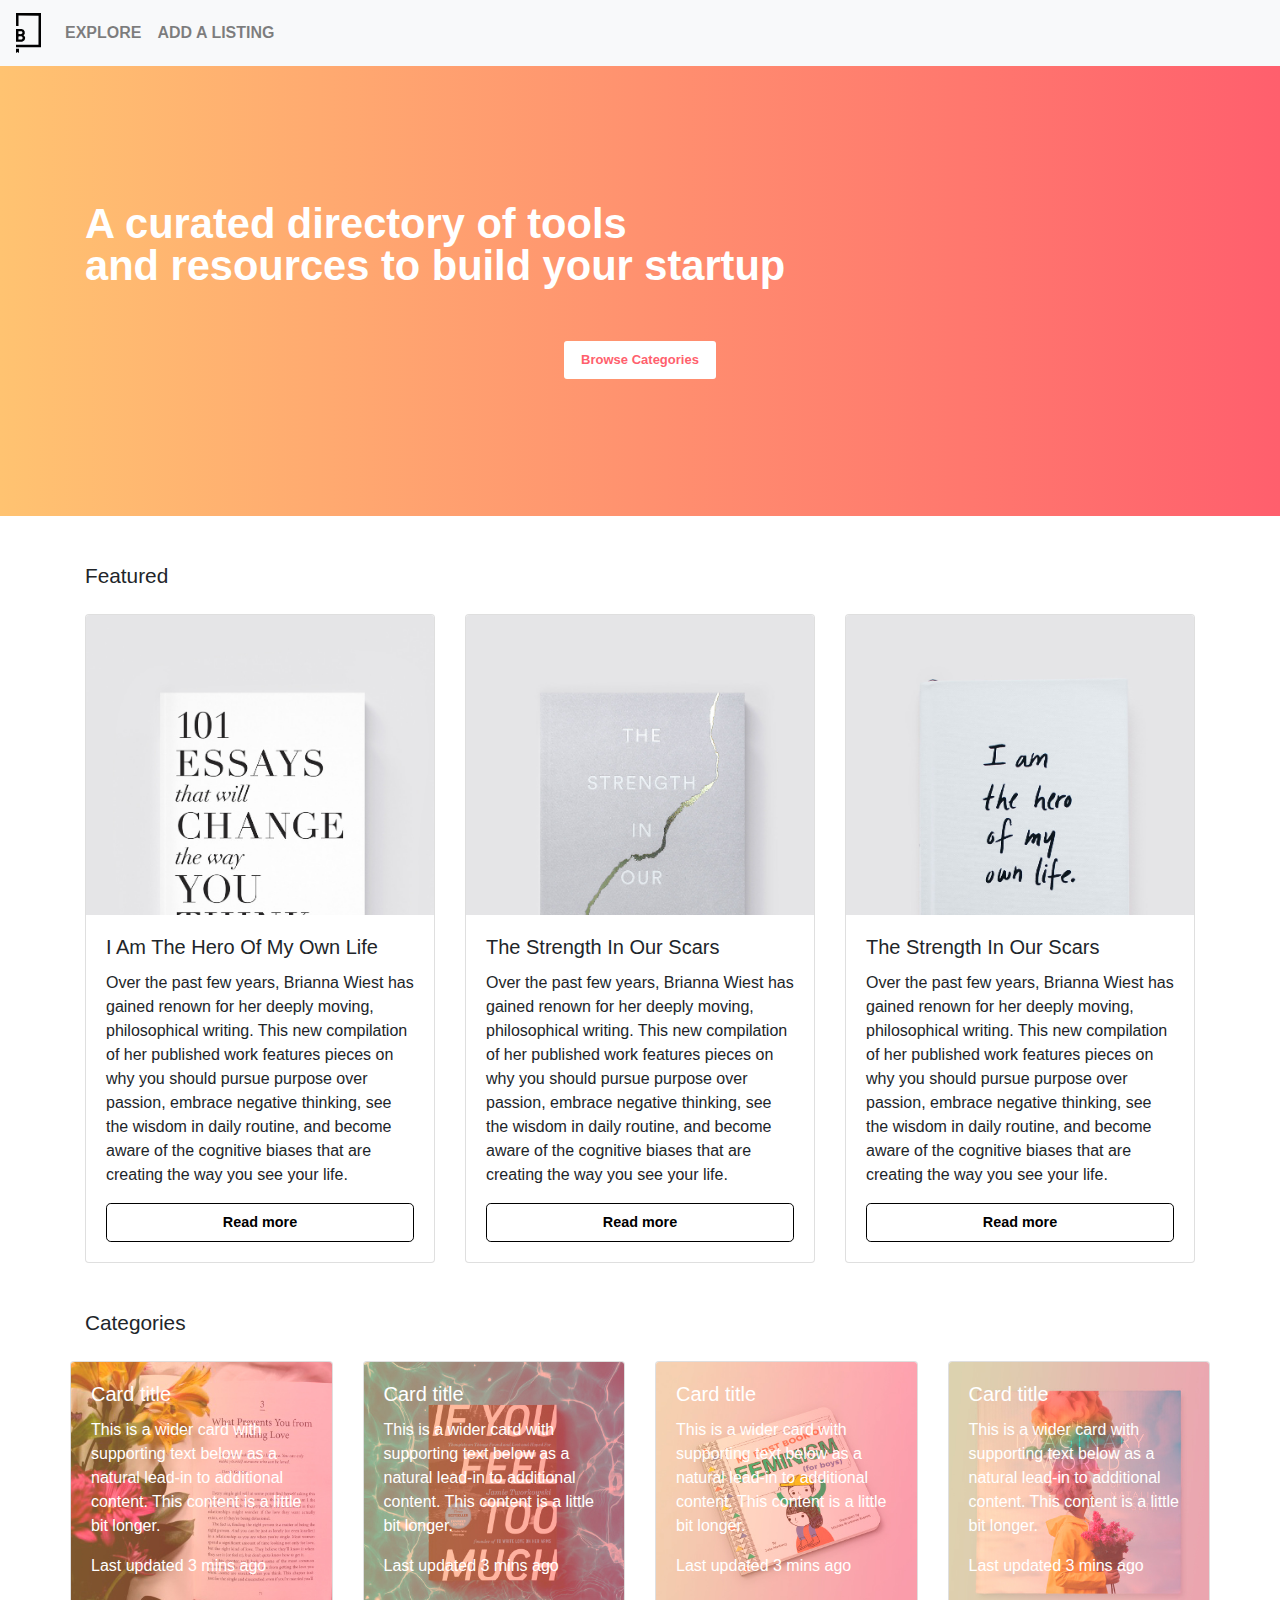
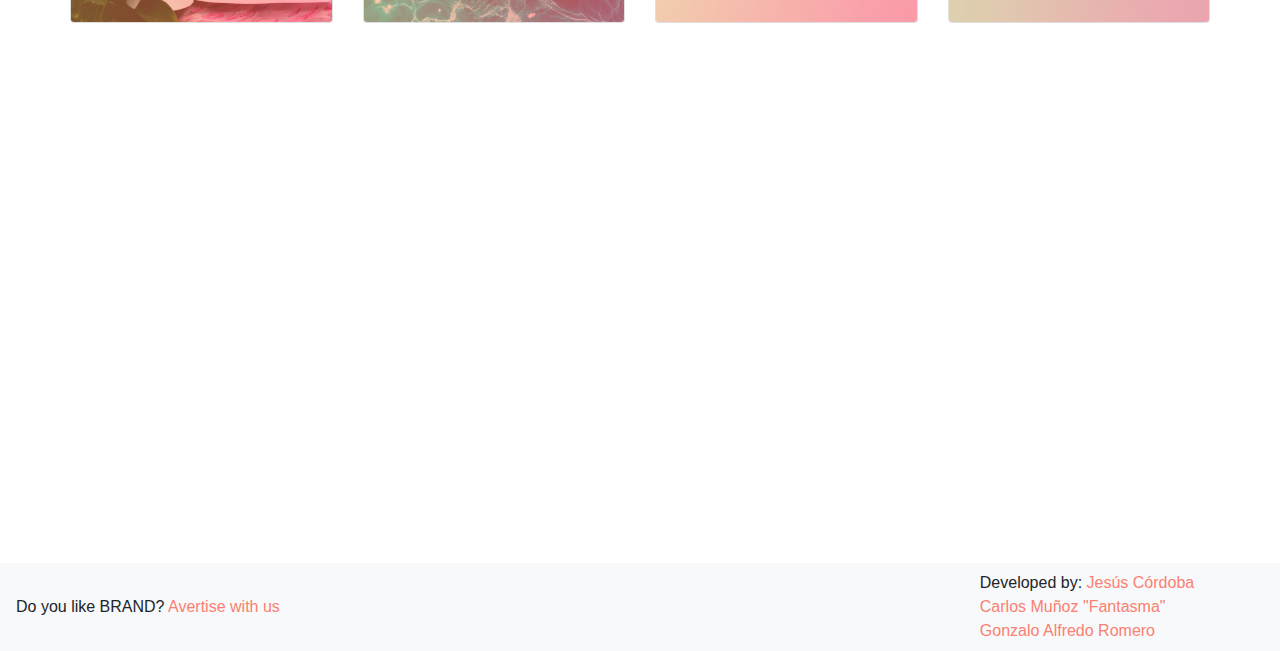
<file: index.html>
</html>
	<meta charset="utf-8">
	<meta name="viewport" content="width=device-width, initial-scale=1, shrink-to-fit=no">
	<link rel="stylesheet" href="css/reset.css">
	<link rel="stylesheet" href="css/main.css">
	<link rel="stylesheet" href="https://maxcdn.bootstrapcdn.com/bootstrap/4.0.0/css/bootstrap.min.css">
	<title>Libros</title>
</head>
<body>
	<div class="container-fluid p-0">
		<div class="navContainer">
			<nav class="navbar navbar-expand-lg navbar-light bg-light">
				<a class="navbar-brand" href="#">
					<img src="img/logo.svg" width="25" alt="">
				</a>
				<button class="navbar-toggler" type="button" data-toggle="collapse" data-target="#navbarNav" aria-controls="navbarNav" aria-expanded="false" aria-label="Toggle navigation">
					<span class="navbar-toggler-icon"></span>
				</button>
				<div class="collapse navbar-collapse" id="navbarNav">
					<ul class="navbar-nav">
						<li class="nav-item">
							<a class="nav-link" href="#">Explore</a>
						</li>
						<li class="nav-item">
							<a class="nav-link" href="#">Add a listing</a>
						</li>
					</ul>
				</div>
			</nav>
		</div>
		<div class="home d-flex align-items-center justify-content-center flex-column">
			<div class="container">
				<p>A curated directory of tools 
				and resources to build your startup</p>
			</div>
			<a href="#categories" class="btn btn-lg browse">Browse Categories</a>
		</div>
		<div class="featured">
			<div class="container">
				<h1 class="title">Featured</h1>
				<div class="row" id="featured-products">
					<div class="col-md-4 col-sm-12">
						<div class="card">
							<div class="wrap">
								<img class="card-img-top" src="./img/bookUno.jpg" alt="Card image cap">
							</div>
							<div class="card-body">
								<h5 class="card-title">I Am The Hero Of My Own Life</h5>
								<p class="card-text">
									Over the past few years, Brianna Wiest has gained renown for her deeply moving, philosophical writing. This new compilation of her published work features pieces on why you should pursue purpose over passion, embrace negative thinking, see the wisdom in daily routine, and become aware of the cognitive biases that are creating the way you see your life.
								</p>
								<a href="#" class="btn btn-lg readme">Read more</a>
							</div>
						</div>
					</div>
					<div class="col-md-4 col-sm-12">
						<div class="card">
							<div class="wrap">
								<img class="card-img-top" src="img/bookDos.jpg" alt="Card image cap">
							</div>
							<div class="card-body">
								<h5 class="card-title">The Strength In Our Scars</h5>
								<p class="card-text">
									Over the past few years, Brianna Wiest has gained renown for her deeply moving, philosophical writing. This new compilation of her published work features pieces on why you should pursue purpose over passion, embrace negative thinking, see the wisdom in daily routine, and become aware of the cognitive biases that are creating the way you see your life.
								</p>
								<a href="#" class="btn btn-lg readme">Read more</a>
							</div>
						</div>
					</div>
					<div class="col-md-4 col-sm-12">
						<div class="card">
							<div class="wrap">
								<img class="card-img-top" src="img/bookTres.jpg" alt="Card image cap">
							</div>
							<div class="card-body">
								<h5 class="card-title">The Strength In Our Scars</h5>
								<p class="card-text">
									Over the past few years, Brianna Wiest has gained renown for her deeply moving, philosophical writing. This new compilation of her published work features pieces on why you should pursue purpose over passion, embrace negative thinking, see the wisdom in daily routine, and become aware of the cognitive biases that are creating the way you see your life.
								</p>
								<a href="#" class="btn btn-lg readme">Read more</a>
							</div>
						</div>
					</div>
				</div>
				<div id="categories" class="row">
					<div class="container">
						<h1 class="title">Categories</h1>
						<div  class="row" id="home-categories" >
							  <div class="row">
							<div class="col-md-3">
								<div class="card 	 text-white">
									<img class="card-img" src="img/categoriaUNo.jpg" alt="Card image">
									<div class="card-img-overlay min">
										<h5 class="card-title">Card title</h5>
										<p class="card-text">This is a wider card with supporting text below as a natural lead-in to additional content. This content is a little bit longer.</p>
										<p class="card-text">Last updated 3 mins ago</p>
									</div>
								</div>
							</div>
							<div class="col-md-3">
								<div class="card 	 text-white">
									<img class="card-img" src="img/categoriaDos.jpg" alt="Card image">
									<div class="card-img-overlay min">
										<h5 class="card-title">Card title</h5>
										<p class="card-text">This is a wider card with supporting text below as a natural lead-in to additional content. This content is a little bit longer.</p>
										<p class="card-text">Last updated 3 mins ago</p>
									</div>
								</div>
							</div>
							<div class="col-md-3">
								<div class="card 	 text-white">
									<img class="card-img" src="img/categoriaTres.jpg" alt="Card image">
									<div class="card-img-overlay min">
										<h5 class="card-title">Card title</h5>
										<p class="card-text">This is a wider card with supporting text below as a natural lead-in to additional content. This content is a little bit longer.</p>
										<p class="card-text">Last updated 3 mins ago</p>
									</div>
								</div>
							</div>
							<div class="col-md-3">
								<div class="card 	 text-white">
									<img class="card-img" src="img/categoriaCuatro.jpg" alt="Card image">
									<div class="card-img-overlay min">
										<h5 class="card-title">Card title</h5>
										<p class="card-text">This is a wider card with supporting text below as a natural lead-in to additional content. This content is a little bit longer.</p>
										<p class="card-text">Last updated 3 mins ago</p>
									</div>
								</div>
							</div>
						</div>
					</div>
				</div>
			</div>
		</div>

		<footer>
			<nav class="navbar navbar-expand-lg navbar-light bg-light">
					<div class="advertise">
						<h7>Do you like BRAND?<h7 style="color: salmon;">   Avertise with us</h7></h7>
					</div>

					<div class="advertise">
							<h7 style="margin-left: 700px">Developed by:<h7 style="color: salmon;">   Jesús Córdoba</h7></h7><br>
							<h7 style="color: salmon; margin-left: 700px">Carlos Muñoz "Fantasma"</h7></h7><br>
							<h7 style="color: salmon; margin-left: 700px">Gonzalo  Alfredo Romero</h7></h7><br>
						</div>
				  </nav>
	  </footer>

		
		<script src="https://code.jquery.com/jquery-3.2.1.slim.min.js"></script>
		<script src="https://cdnjs.cloudflare.com/ajax/libs/popper.js/1.12.9/umd/popper.min.js"></script>
		<script src="https://maxcdn.bootstrapcdn.com/bootstrap/4.0.0/js/bootstrap.min.js"></script>
		<script src="./js/home.js"></script>

	</body>
	</html>
</file>
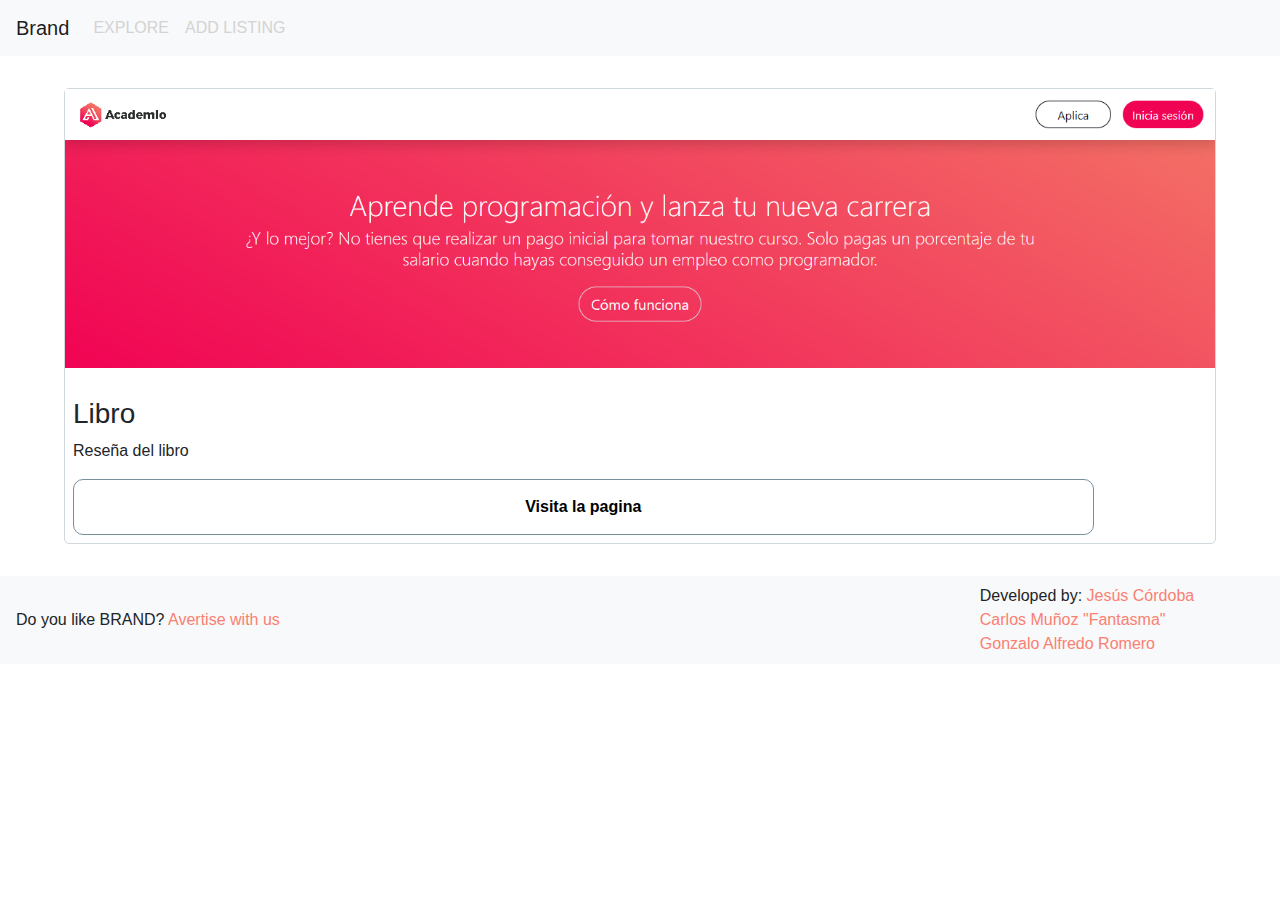
<file: category.html>
<!DOCTYPE html>
<html lang="en">

<head>
    <meta charset="UTF-8">
    <meta name="viewport" content="width=device-width, initial-scale=1.0">
    <meta http-equiv="X-UA-Compatible" content="ie=edge">
    <link rel="stylesheet" href="https://stackpath.bootstrapcdn.com/bootstrap/4.3.1/css/bootstrap.min.css" integrity="sha384-ggOyR0iXCbMQv3Xipma34MD+dH/1fQ784/j6cY/iJTQUOhcWr7x9JvoRxT2MZw1T" crossorigin="anonymous">

    <link rel="stylesheet" href="css\category.css">
    <title>Category</title>
</head>

<body>
    <!--Barra de navegacion-->
    <nav class="navbar navbar-expand-lg navbar-light bg-light">
        <a class="navbar-brand" href="#">Brand</a>
        <button class="navbar-toggler" type="button" data-toggle="collapse" data-target="#navbarNav" aria-controls="navbarNav" aria-expanded="false" aria-label="Toggle navigation">
          <span class="navbar-toggler-icon"></span>
        </button>
        <div class="collapse navbar-collapse" id="navbarNav">
          <ul class="navbar-nav">
            <li class="nav-item active">
              <a class="nav-link" href="#" style="color: lightgrey">EXPLORE<span class="sr-only">(current)</span></a>
            </li>
    
            <li class="nav-item active">
              <a class="nav-link" href="#" style="color: lightgrey">ADD LISTING<span class="sr-only">(current)</span></a>
            </li>
    
          </ul>
        </div>
      </nav>
    
    <!--Categorias-->
    <section class="cont-category" id="cont-category">

        <div class="tarjeta">
            <div class="cont-img">
                <img src="img\imgAcademlo.png" alt="">
            </div>
            <div class="cont-pie-tarjeta">
                <h3>Libro</h3>
                <p>Reseña del libro</p>
                <a href="#">Visita la pagina</a>
            </div>
        </div>

        

    </section>

    <!--Footer-->
    <footer>
        <nav class="navbar navbar-expand-lg navbar-light bg-light">
          <div class="advertise">
            <h7>Do you like BRAND?<h7 style="color: salmon;"> Avertise with us</h7>
            </h7>
          </div>
    
          <div class="advertise">
            <h7 style="margin-left: 700px">Developed by:<h7 style="color: salmon;"> Jesús Córdoba</h7>
            </h7><br>
            <h7 style="color: salmon; margin-left: 700px">Carlos Muñoz "Fantasma"</h7>
            </h7><br>
            <h7 style="color: salmon; margin-left: 700px">Gonzalo Alfredo Romero</h7>
            </h7><br>
          </div>
        </nav>
      </footer>

      <script src="js\category.js"></script>
</body>

</html>
</file>
<file: css/main.css>
@import url('https://fonts.googleapis.com/css?family=Poppins:400,500,600,700,800&display=swap');

*{ box-sizing: border-box; }

body{
	font-size: 16px;
	font-family: 'Poppins', sans-serif;
}


.nav a{
	color: #000;
	text-transform: uppercase;
	font-weight: 500;
}

.logo{
	width: 100%;
	height: auto;
}

.home{
	background: -moz-linear-gradient(90deg, #ffc371 0%, #ff5f6d 100%); /* ff3.6+ */
	background: -webkit-gradient(linear, left bottom, right top, color-stop(0%, #ffc371), color-stop(100%, #ff5f6d)); /* safari4+,chrome */
	background: -webkit-linear-gradient(90deg, #ffc371 0%, #ff5f6d 100%); /* safari5.1+,chrome10+ */
	background: -o-linear-gradient(90deg, #ffc371 0%, #ff5f6d 100%); /* opera 11.10+ */
	background: -ms-linear-gradient(90deg, #ffc371 0%, #ff5f6d 100%); /* ie10+ */
	background: linear-gradient(90deg, #ffc371 0%, #ff5f6d 100%); /* w3c */
	filter: progid:DXImageTransform.Microsoft.gradient( startColorstr='#ffc371', endColorstr='#ff5f6d',GradientType=1 ); /* ie6-9 */
	height: 50vh;
	width: 100%;
	color: #fff;
	font-size: 2em;
	font-weight: 500;
}

.home p {
	font-weight: 700;
	font-size: 1.3em;
	padding: 0;
	line-height: 1;
	white-space: pre-line;
}

.btn.browse {
	background-color: #fff;
	color: #ff5f6d;
	font-weight: 600;
	font-size: 13px;
	border-radius: 3px;
	letter-spacing: 0;
	margin-top: 3em;
}

.nav-link{
	text-transform: uppercase;
	font-weight: 600;
}

.featured{
	height: 50vh;
	padding-top: 3em;
}

.title{
	font-weight: 500;
    font-size: 1.3em;
    padding-bottom: .8em;
}

.wrap{
	width: 100%;
	height: 300px;
	overflow-y: scroll;
}

.wrap::-webkit-scrollbar{
	width: 8px;
}

.wrap::-webkit-scrollbar-thumb{
  background: #ccc;
  border-radius: 3px;
}

.btn.btn-lg.readme{
	color: #000;
	width: 100%;
	border: 1px solid #000;
	font-size: 0.9em;
	font-weight: 600;
}
#categories{
	padding-top: 3em;
	height: 100vh;
}

.active-pink-2 input[type=text]:focus:not([readonly]) {
border-bottom: 1px solid #f48fb1;
box-shadow: 0 1px 0 0 #f48fb1;
}
</file>
